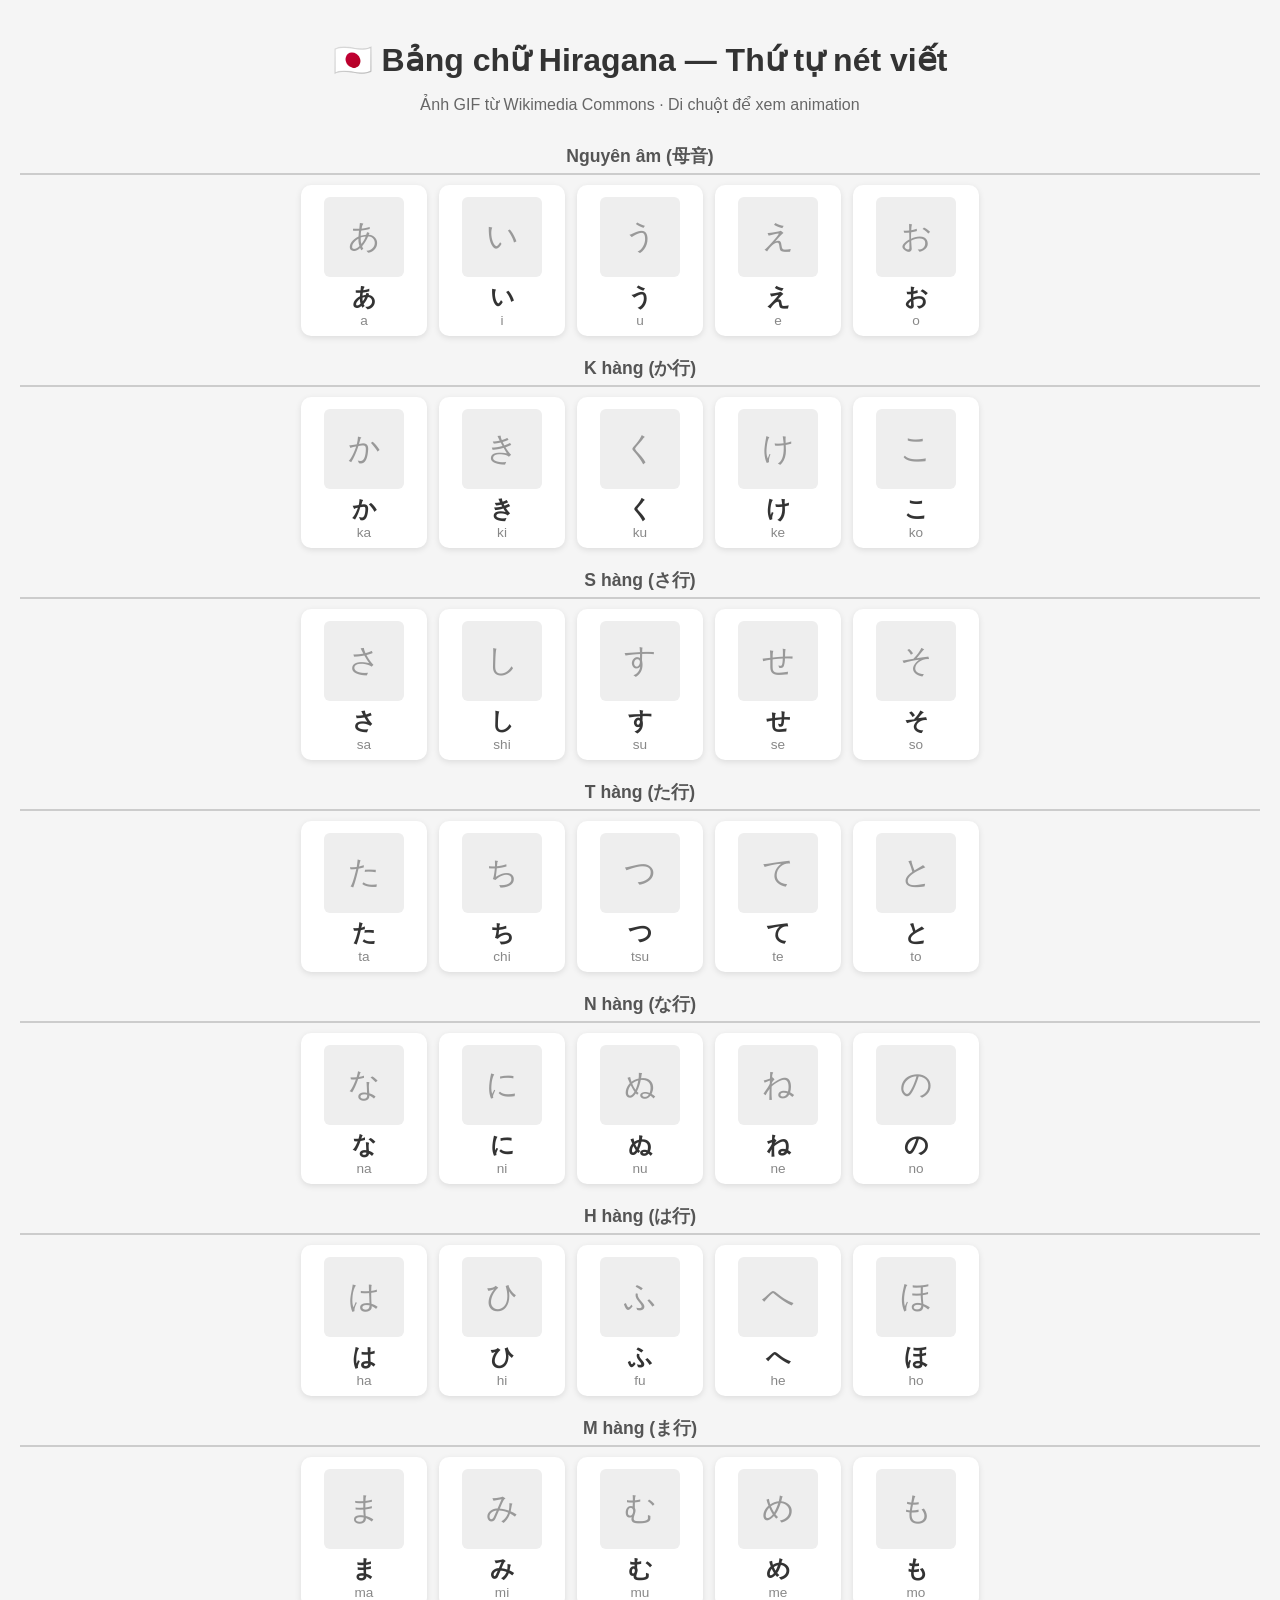
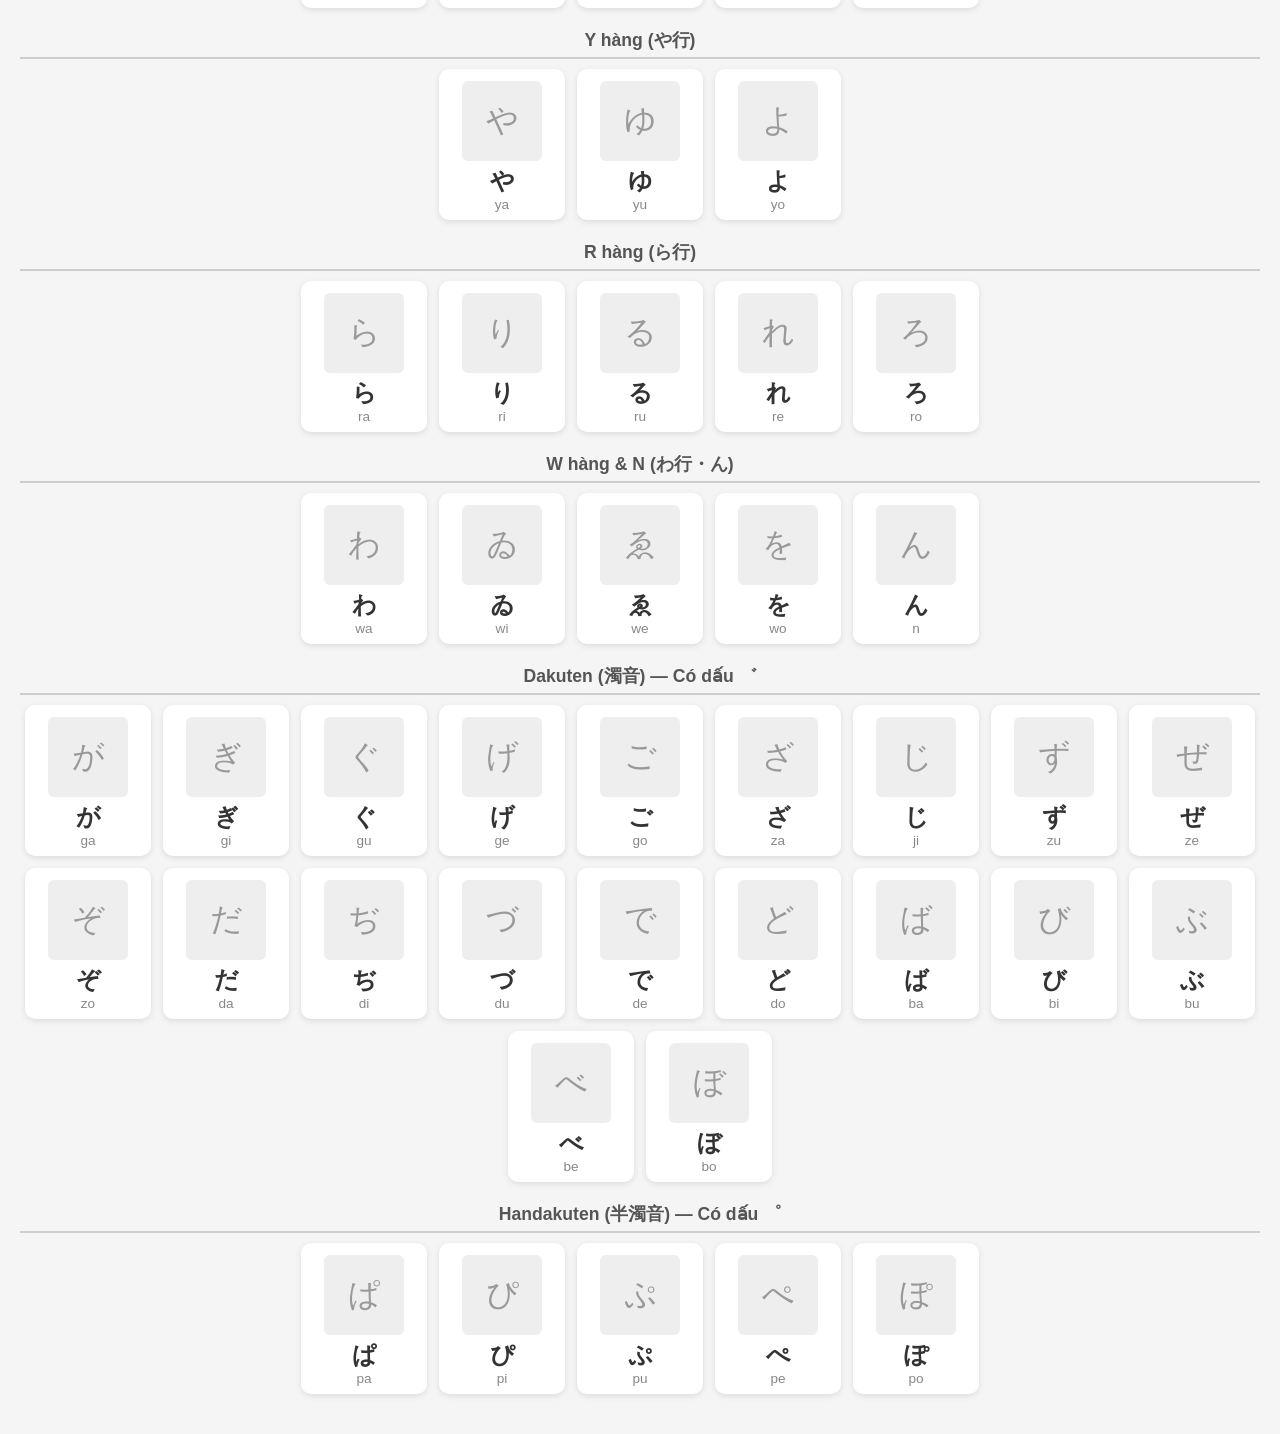
<file: hiragana.html>
<!DOCTYPE html>
<html lang="vi">
<head>
<meta charset="UTF-8">
<meta name="viewport" content="width=device-width, initial-scale=1.0">
<title>Bảng chữ Hiragana - Thứ tự nét viết</title>
<style>
  body {
    font-family: Arial, sans-serif;
    background: #f5f5f5;
    margin: 0;
    padding: 20px;
  }
  h1 {
    text-align: center;
    color: #333;
    margin-bottom: 10px;
  }
  p.subtitle {
    text-align: center;
    color: #666;
    margin-bottom: 30px;
  }
  .section-title {
    text-align: center;
    font-size: 1.1em;
    color: #555;
    margin: 20px 0 10px;
    font-weight: bold;
    border-bottom: 2px solid #ccc;
    padding-bottom: 5px;
  }
  .grid {
    display: flex;
    flex-wrap: wrap;
    justify-content: center;
    gap: 12px;
    margin-bottom: 20px;
  }
  .card {
    background: white;
    border-radius: 10px;
    box-shadow: 0 2px 6px rgba(0,0,0,0.1);
    padding: 12px 8px 8px;
    text-align: center;
    width: 110px;
    transition: transform 0.2s;
  }
  .card:hover {
    transform: scale(1.05);
    box-shadow: 0 4px 12px rgba(0,0,0,0.2);
  }
  .card img {
    width: 80px;
    height: 80px;
    object-fit: contain;
  }
  .card .kana {
    font-size: 1.5em;
    font-weight: bold;
    color: #333;
    margin-top: 4px;
  }
  .card .romaji {
    font-size: 0.85em;
    color: #888;
  }
  .error-img {
    width: 80px;
    height: 80px;
    background: #eee;
    display: flex;
    align-items: center;
    justify-content: center;
    font-size: 2em;
    border-radius: 6px;
    margin: 0 auto;
    color: #999;
  }
</style>
</head>
<body>

<h1>🇯🇵 Bảng chữ Hiragana — Thứ tự nét viết</h1>
<p class="subtitle">Ảnh GIF từ Wikimedia Commons · Di chuột để xem animation</p>

<div class="section-title">Nguyên âm (母音)</div>
<div class="grid" id="vowels"></div>

<div class="section-title">K hàng (か行)</div>
<div class="grid" id="k-row"></div>

<div class="section-title">S hàng (さ行)</div>
<div class="grid" id="s-row"></div>

<div class="section-title">T hàng (た行)</div>
<div class="grid" id="t-row"></div>

<div class="section-title">N hàng (な行)</div>
<div class="grid" id="n-row"></div>

<div class="section-title">H hàng (は行)</div>
<div class="grid" id="h-row"></div>

<div class="section-title">M hàng (ま行)</div>
<div class="grid" id="m-row"></div>

<div class="section-title">Y hàng (や行)</div>
<div class="grid" id="y-row"></div>

<div class="section-title">R hàng (ら行)</div>
<div class="grid" id="r-row"></div>

<div class="section-title">W hàng & N (わ行・ん)</div>
<div class="grid" id="w-row"></div>

<div class="section-title">Dakuten (濁音) — Có dấu ゛</div>
<div class="grid" id="dakuten"></div>

<div class="section-title">Handakuten (半濁音) — Có dấu ゜</div>
<div class="grid" id="handakuten"></div>

<script>
// Wikimedia Commons direct file URL pattern:
// https://upload.wikimedia.org/wikipedia/commons/[hash_path]/Hiragana_%E3%XX%XX_stroke_order_animation.gif
// We use the standard Commons file URL via redirect:
// https://commons.wikimedia.org/wiki/Special:FilePath/Hiragana_%E3%81%82_stroke_order_animation.gif

function gifUrl(encoded) {
  return `https://commons.wikimedia.org/wiki/Special:FilePath/Hiragana_${encoded}_stroke_order_animation.gif`;
}

const data = {
  vowels: [
    { kana: 'あ', romaji: 'a', enc: '%E3%81%82' },
    { kana: 'い', romaji: 'i', enc: '%E3%81%84' },
    { kana: 'う', romaji: 'u', enc: '%E3%81%86' },
    { kana: 'え', romaji: 'e', enc: '%E3%81%88' },
    { kana: 'お', romaji: 'o', enc: '%E3%81%8A' },
  ],
  'k-row': [
    { kana: 'か', romaji: 'ka', enc: '%E3%81%8B' },
    { kana: 'き', romaji: 'ki', enc: '%E3%81%8D' },
    { kana: 'く', romaji: 'ku', enc: '%E3%81%8F' },
    { kana: 'け', romaji: 'ke', enc: '%E3%81%91' },
    { kana: 'こ', romaji: 'ko', enc: '%E3%81%93' },
  ],
  's-row': [
    { kana: 'さ', romaji: 'sa', enc: '%E3%81%95' },
    { kana: 'し', romaji: 'shi', enc: '%E3%81%97' },
    { kana: 'す', romaji: 'su', enc: '%E3%81%99' },
    { kana: 'せ', romaji: 'se', enc: '%E3%81%9B' },
    { kana: 'そ', romaji: 'so', enc: '%E3%81%9D' },
  ],
  't-row': [
    { kana: 'た', romaji: 'ta', enc: '%E3%81%9F' },
    { kana: 'ち', romaji: 'chi', enc: '%E3%81%A1' },
    { kana: 'つ', romaji: 'tsu', enc: '%E3%81%A4' },
    { kana: 'て', romaji: 'te', enc: '%E3%81%A6' },
    { kana: 'と', romaji: 'to', enc: '%E3%81%A8' },
  ],
  'n-row': [
    { kana: 'な', romaji: 'na', enc: '%E3%81%AA' },
    { kana: 'に', romaji: 'ni', enc: '%E3%81%AB' },
    { kana: 'ぬ', romaji: 'nu', enc: '%E3%81%AC' },
    { kana: 'ね', romaji: 'ne', enc: '%E3%81%AD' },
    { kana: 'の', romaji: 'no', enc: '%E3%81%AE' },
  ],
  'h-row': [
    { kana: 'は', romaji: 'ha', enc: '%E3%81%AF' },
    { kana: 'ひ', romaji: 'hi', enc: '%E3%81%B2' },
    { kana: 'ふ', romaji: 'fu', enc: '%E3%81%B5' },
    { kana: 'へ', romaji: 'he', enc: '%E3%81%B8' },
    { kana: 'ほ', romaji: 'ho', enc: '%E3%81%BB' },
  ],
  'm-row': [
    { kana: 'ま', romaji: 'ma', enc: '%E3%81%BE' },
    { kana: 'み', romaji: 'mi', enc: '%E3%81%BF' },
    { kana: 'む', romaji: 'mu', enc: '%E3%82%80' },
    { kana: 'め', romaji: 'me', enc: '%E3%82%81' },
    { kana: 'も', romaji: 'mo', enc: '%E3%82%82' },
  ],
  'y-row': [
    { kana: 'や', romaji: 'ya', enc: '%E3%82%84' },
    { kana: 'ゆ', romaji: 'yu', enc: '%E3%82%86' },
    { kana: 'よ', romaji: 'yo', enc: '%E3%82%88' },
  ],
  'r-row': [
    { kana: 'ら', romaji: 'ra', enc: '%E3%82%89' },
    { kana: 'り', romaji: 'ri', enc: '%E3%82%8A' },
    { kana: 'る', romaji: 'ru', enc: '%E3%82%8B' },
    { kana: 'れ', romaji: 're', enc: '%E3%82%8C' },
    { kana: 'ろ', romaji: 'ro', enc: '%E3%82%8D' },
  ],
  'w-row': [
    { kana: 'わ', romaji: 'wa', enc: '%E3%82%8F' },
    { kana: 'ゐ', romaji: 'wi', enc: '%E3%82%90' },
    { kana: 'ゑ', romaji: 'we', enc: '%E3%82%91' },
    { kana: 'を', romaji: 'wo', enc: '%E3%82%92' },
    { kana: 'ん', romaji: 'n', enc: '%E3%82%93' },
  ],
  dakuten: [
    { kana: 'が', romaji: 'ga', enc: '%E3%81%8C' },
    { kana: 'ぎ', romaji: 'gi', enc: '%E3%81%8E' },
    { kana: 'ぐ', romaji: 'gu', enc: '%E3%81%90' },
    { kana: 'げ', romaji: 'ge', enc: '%E3%81%92' },
    { kana: 'ご', romaji: 'go', enc: '%E3%81%94' },
    { kana: 'ざ', romaji: 'za', enc: '%E3%81%96' },
    { kana: 'じ', romaji: 'ji', enc: '%E3%81%98' },
    { kana: 'ず', romaji: 'zu', enc: '%E3%81%9A' },
    { kana: 'ぜ', romaji: 'ze', enc: '%E3%81%9C' },
    { kana: 'ぞ', romaji: 'zo', enc: '%E3%81%9E' },
    { kana: 'だ', romaji: 'da', enc: '%E3%81%A0' },
    { kana: 'ぢ', romaji: 'di', enc: '%E3%81%A2' },
    { kana: 'づ', romaji: 'du', enc: '%E3%81%A5' },
    { kana: 'で', romaji: 'de', enc: '%E3%81%A7' },
    { kana: 'ど', romaji: 'do', enc: '%E3%81%A9' },
    { kana: 'ば', romaji: 'ba', enc: '%E3%81%B0' },
    { kana: 'び', romaji: 'bi', enc: '%E3%81%B3' },
    { kana: 'ぶ', romaji: 'bu', enc: '%E3%81%B6' },
    { kana: 'べ', romaji: 'be', enc: '%E3%81%B9' },
    { kana: 'ぼ', romaji: 'bo', enc: '%E3%81%BC' },
  ],
  handakuten: [
    { kana: 'ぱ', romaji: 'pa', enc: '%E3%81%B1' },
    { kana: 'ぴ', romaji: 'pi', enc: '%E3%81%B4' },
    { kana: 'ぷ', romaji: 'pu', enc: '%E3%81%B7' },
    { kana: 'ぺ', romaji: 'pe', enc: '%E3%81%BA' },
    { kana: 'ぽ', romaji: 'po', enc: '%E3%81%BD' },
  ],
};

function renderSection(sectionId, items) {
  const container = document.getElementById(sectionId);
  items.forEach(item => {
    const card = document.createElement('div');
    card.className = 'card';
    const url = gifUrl(item.enc);
    card.innerHTML = `
      <img src="${url}" alt="${item.kana} stroke order" 
           onerror="this.outerHTML='<div class=\\'error-img\\'>${item.kana}</div>'" />
      <div class="kana">${item.kana}</div>
      <div class="romaji">${item.romaji}</div>
    `;
    container.appendChild(card);
  });
}

Object.keys(data).forEach(key => renderSection(key, data[key]));
</script>
</body>
</html>
</file>
